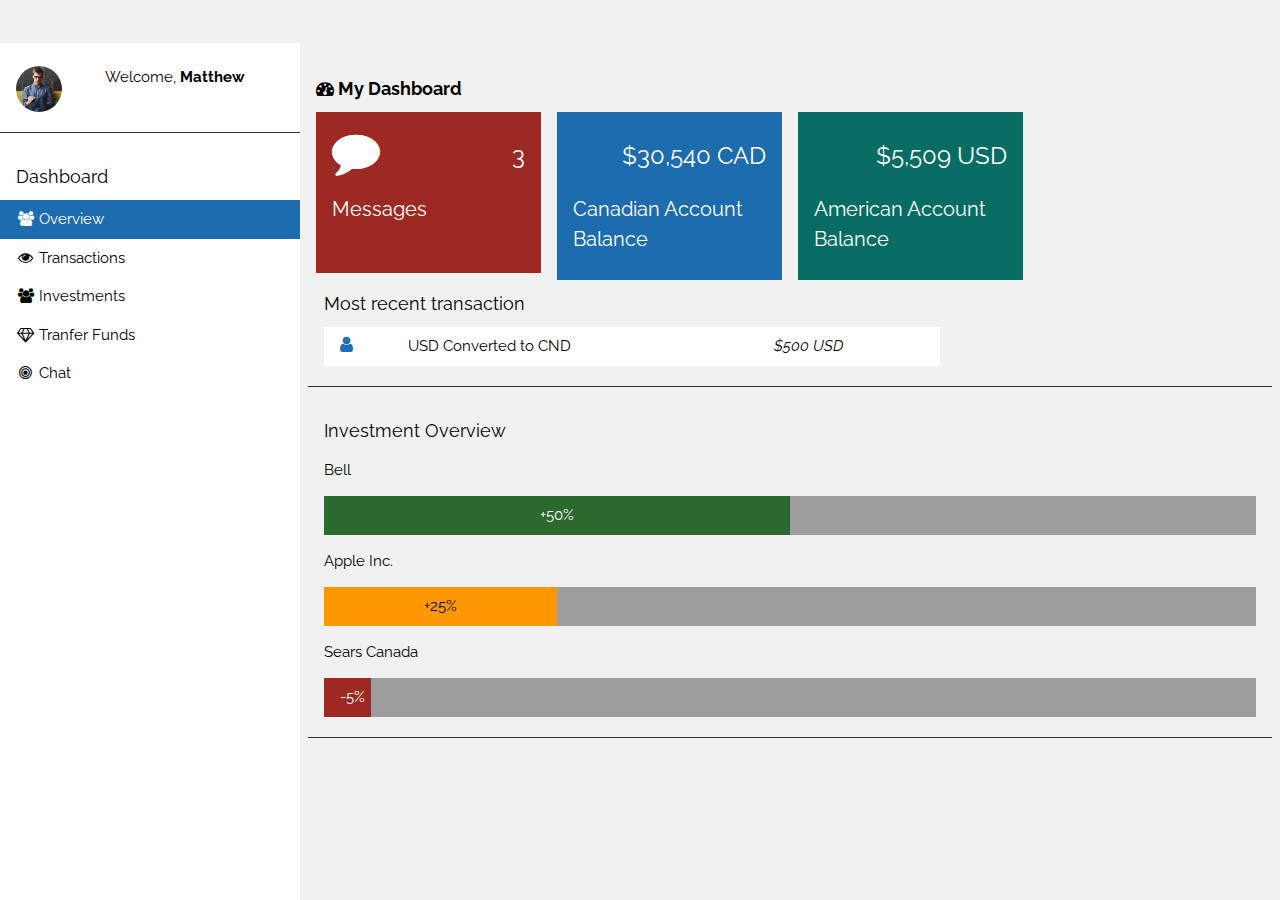
<file: index.html>
<!DOCTYPE html>
<html lang="en">
<title>Home Dashboards</title>
<meta charset="UTF-8">
<meta name="viewport" content="width=device-width, initial-scale=1">
<link rel="stylesheet" href="style.css">
<link rel="stylesheet" href="https://fonts.googleapis.com/css?family=Raleway">
<link rel="stylesheet" href="https://cdnjs.cloudflare.com/ajax/libs/font-awesome/4.7.0/css/font-awesome.min.css">
<style>
html,body,h1,h2,h3,h4,h5 {font-family: "Raleway", sans-serif}
</style>
<body class="-light-grey">

<!-- Top container -->
<div class="-bar -top -black -large" style="z-index:4">
  <button class="-bar-item -button -hide-large -hover-none -hover-text-light-grey" onclick="_open();"><i class="fa fa-bars"></i>  Menu</button>
</div>

<!-- Sidebar/menu -->
<nav class="-sidebar -collapse -white -animate-left" style="z-index:3;width:300px;" id="mySidebar"><br>
  <div class="-container -row">
    <div class="-col s4">
      <img src="pfp.jpg" class="-circle -margin-right" style="width:46px">
    </div>
    <div class="-col s8 -bar">
      <span>Welcome, <strong>Matthew</strong></span><br>
 
    </div>
  </div>
  <hr>
  <div class="-container">
    <h5>Dashboard</h5>
  </div>
  <div class="-bar-block">
    <a href="index.html" class="-bar-item -button -padding-16 -hide-large -dark-grey -hover-black" onclick="_close()" title="close menu"><i class="fa fa-remove fa-fw"></i>  Close Menu</a>
    <a href="index.html" class="-bar-item -button -padding -blue"><i class="fa fa-users fa-fw"></i>  Overview</a>
    <a href="transaction.html" class="-bar-item -button -padding"><i class="fa fa-eye fa-fw"></i>  Transactions</a>
    <a href="invest.html" class="-bar-item -button -padding"><i class="fa fa-users fa-fw"></i>  Investments</a>
    <a href="transfer.html" class="-bar-item -button -padding"><i class="fa fa-diamond fa-fw"></i>  Tranfer Funds</a>
    <a href="chat.html" class="-bar-item -button -padding"><i class="fa fa-bullseye fa-fw"></i>  Chat</a>
  </div>
</nav>


<!-- Overlay effect when opening sidebar on small screens -->
<div class="-overlay -hide-large -animate-opacity" onclick="_close()" style="cursor:pointer" title="close side menu" id="myOverlay"></div>

<!-- !PAGE CONTENT! -->
<div class="-main" style="margin-left:300px;margin-top:43px;">

  <!-- Header -->
  <header class="-container" style="padding-top:22px">
    <h5><b><i class="fa fa-dashboard"></i> My Dashboard</b></h5>
  </header>

  <div class="-row-padding -margin-bottom">
    <div class="-quarter">
      <div class="-container -red -padding-16">
        <div class="-left"><i class="fa fa-comment -xxxlarge"></i></div>
        <div class="-right">
          <h3>3</h3>
        </div>
        <div class="-clear"></div>
        <h4>Messages</h4>
        <br>
      </div>
    </div>
    <div class="-quarter">
      <div class="-container -blue -padding-16">
        <div class="-left"></i></div>
        <div class="-right">
          <h3>$30,540 CAD</h3>
        </div>
        <div class="-clear"></div>
        <h4>Canadian Account Balance</h4>
      </div>
    </div>
    <div class="-quarter">
      <div class="-container -teal -padding-16">
        <div class="-left"></i></div>
        <div class="-right">
          <h3>$5,509 USD</h3>
        </div>
        <div class="-clear"></div>
        <h4>American Account Balance</h4>
      </div>
    </div>

  <div class="-panel">
    <div class="-row-padding" style="margin:0 -16px">
      <div class="-twothird">
        <h5>Most recent transaction</h5>
        <table class="-table -striped -white">
          <tr>
            <td><i class="fa fa-user -text-blue -large"></i></td>
            <td>USD Converted to CND</td>
            <td><i>$500 USD</i></td>

        </table>
      </div>
    </div>
  </div>
  <hr>
  <div class="-container">
    <h5>Investment Overview</h5>
    <p>Bell</p>
    <div class="-grey">
      <div class="-container -center -padding -green" style="width:50%">+50%</div>
    </div>

    <p>Apple Inc.</p>
    <div class="-grey">
      <div class="-container -center -padding -orange" style="width:25%">+25%</div>
    </div>

    <p>Sears Canada</p>
    <div class="-grey">
      <div class="-container -center -padding -red" style="width:5%">-5%</div>
    </div>
  </div>
  <hr>

  <!-- Footer -->
  <footer class="-container -padding-16 -light-grey">
    <h4></h4>
  </footer>

  <!-- End page content -->
</div>

<script>
// Get the Sidebar
var mySidebar = document.getElementById("mySidebar");

// Get the DIV with overlay effect
var overlayBg = document.getElementById("myOverlay");

// Toggle between showing and hiding the sidebar, and add overlay effect
function _open() {
  if (mySidebar.style.display === 'block') {
    mySidebar.style.display = 'none';
    overlayBg.style.display = "none";
  } else {
    mySidebar.style.display = 'block';
    overlayBg.style.display = "block";
  }
}

// Close the sidebar with the close button
function _close() {
  mySidebar.style.display = "none";
  overlayBg.style.display = "none";
}
</script>

</body>
</html>
</file>
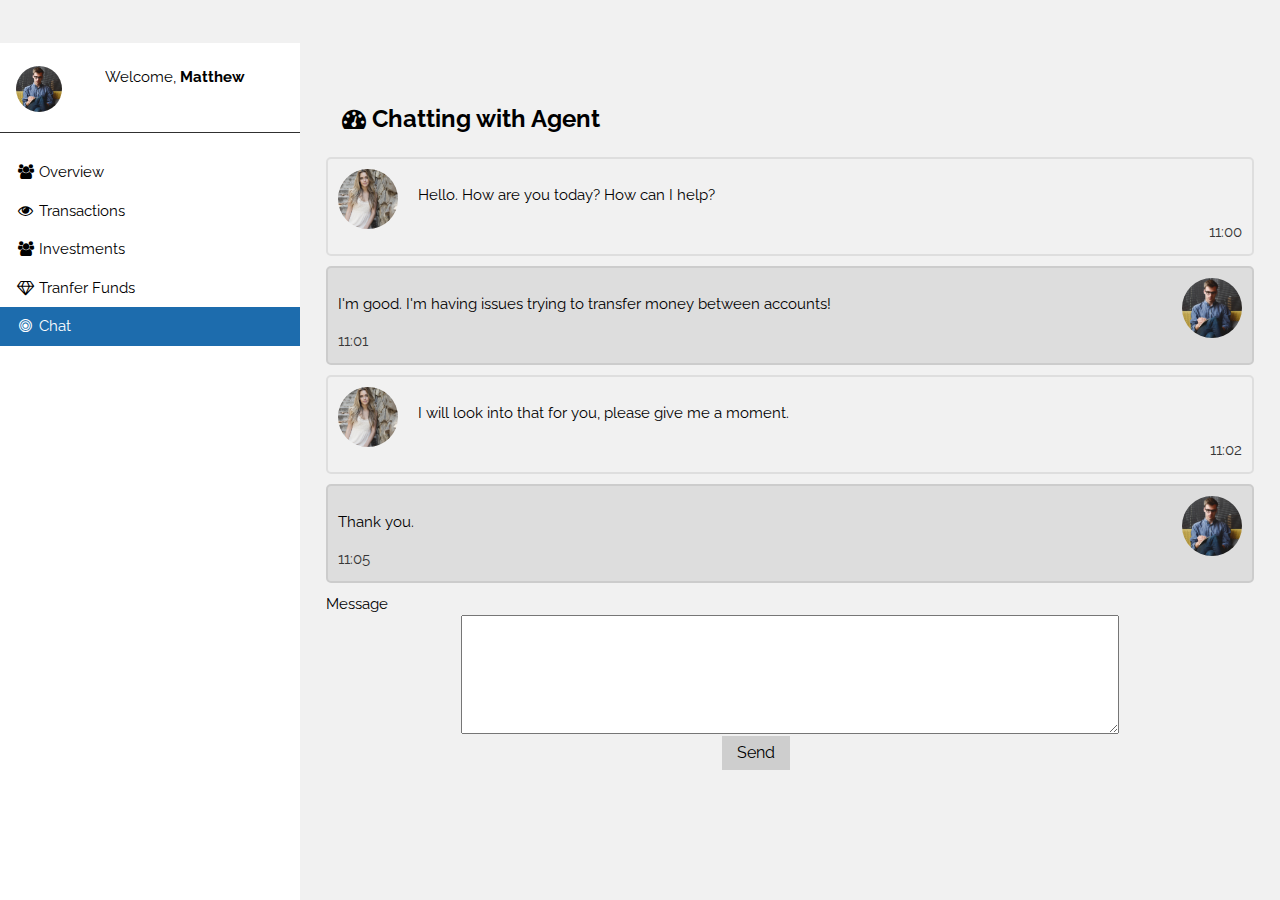
<file: chat.html>
<!DOCTYPE html>
<html lang="en">
<title>Chat</title>
<meta charset="UTF-8">
<meta name="viewport" content="width=device-width, initial-scale=1">
<link rel="stylesheet" href="style.css">
<link rel="stylesheet" href="https://fonts.googleapis.com/css?family=Raleway">
<link rel="stylesheet" href="https://cdnjs.cloudflare.com/ajax/libs/font-awesome/4.7.0/css/font-awesome.min.css">
<style>
html,body,h1,h2,h3,h4,h5 {font-family: "Raleway", sans-serif}
</style>
<body class="-light-grey">

<!-- Top container -->
<div class="-bar -top -black -large" style="z-index:4">
  <button class="-bar-item -button -hide-large -hover-none -hover-text-light-grey" onclick="_open();"><i class="fa fa-bars"></i>  Menu</button>
</div>

<!-- Sidebar/menu -->
<nav class="-sidebar -collapse -white -animate-left" style="z-index:3;width:300px;" id="mySidebar"><br>
  <div class="-container -row">
    <div class="-col s4">
      <img src="pfp.jpg" class="-circle -margin-right" style="width:46px">
    </div>
    <div class="-col s8 -bar">
      <span>Welcome, <strong>Matthew</strong></span><br>
      
    </div>
  </div>
  <hr>
  <div class="-container">
    
  </div>
  <div class="-bar-block">
    <a href="chat.html" class="-bar-item -button -padding-16 -hide-large -dark-grey -hover-black" onclick="_close()" title="close menu"><i class="fa fa-remove fa-fw"></i>  Close Menu</a>
    <a href="index.html" class="-bar-item -button -padding"><i class="fa fa-users fa-fw"></i>  Overview</a>
    <a href="transaction.html" class="-bar-item -button -padding"><i class="fa fa-eye fa-fw"></i>  Transactions</a>
    <a href="invest.html" class="-bar-item -button -padding"><i class="fa fa-users fa-fw"></i>  Investments</a>
    <a href="transfer.html" class="-bar-item -button -padding"><i class="fa fa-diamond fa-fw"></i>  Tranfer Funds</a>
    <a href="chat.html" class="-bar-item -button -padding -blue"><i class="fa fa-bullseye fa-fw"></i>  Chat</a>
  </div>
</nav>


<!-- Overlay effect when opening sidebar on small screens -->
<div class="-overlay -hide-large -animate-opacity" onclick="_close()" style="cursor:pointer" title="close side menu" id="myOverlay"></div>

<!-- !PAGE CONTENT! -->
<div class="-main" style="margin-left:300px;margin-top:43px; padding: 2%;">

  <!-- Header -->
  <header class="-container" style="padding-top:22px">
    <h3><b><i class="fa fa-dashboard"></i> Chatting with Agent</b></h3>
  </header>
  <div class="container">
    <img src="ofp.jpg" alt="Avatar">
    <p>Hello. How are you today?  How can I help?</p>
    <span class="time-right">11:00</span>
  </div>
  
  <div class="container darker">
    <img src="pfp.jpg" alt="Avatar" class="right">
    <p>I'm good.  I'm having issues trying to transfer money between accounts!</p>
    <span class="time-left">11:01</span>
  </div>
  
  <div class="container">
    <img src="ofp.jpg" alt="Avatar">
    <p>I will look into that for you, please give me a moment.</p>
    <span class="time-right">11:02</span>
  </div>
  
  <div class="container darker">
    <img src="pfp.jpg" alt="Avatar" class="right">
    <p>Thank you.</p>
    <span class="time-left">11:05</span>
  </div>
  <label for="message">Message<br>
  <textarea lable="message" rows="5" cols="75" name="chat"></textarea>
  <button class="button send">  Send  </button></label>

  <!-- Footer -->
  <footer class="-container -padding-16 -light-grey">
    <h4></h4>
  </footer>

  <!-- End page content -->
</div>

<script>
// Get the Sidebar
var mySidebar = document.getElementById("mySidebar");

// Get the DIV with overlay effect
var overlayBg = document.getElementById("myOverlay");

// Toggle between showing and hiding the sidebar, and add overlay effect
function _open() {
  if (mySidebar.style.display === 'block') {
    mySidebar.style.display = 'none';
    overlayBg.style.display = "none";
  } else {
    mySidebar.style.display = 'block';
    overlayBg.style.display = "block";
  }
}

// Close the sidebar with the close button
function _close() {
  mySidebar.style.display = "none";
  overlayBg.style.display = "none";
}
</script>

</body>
</html>
</file>
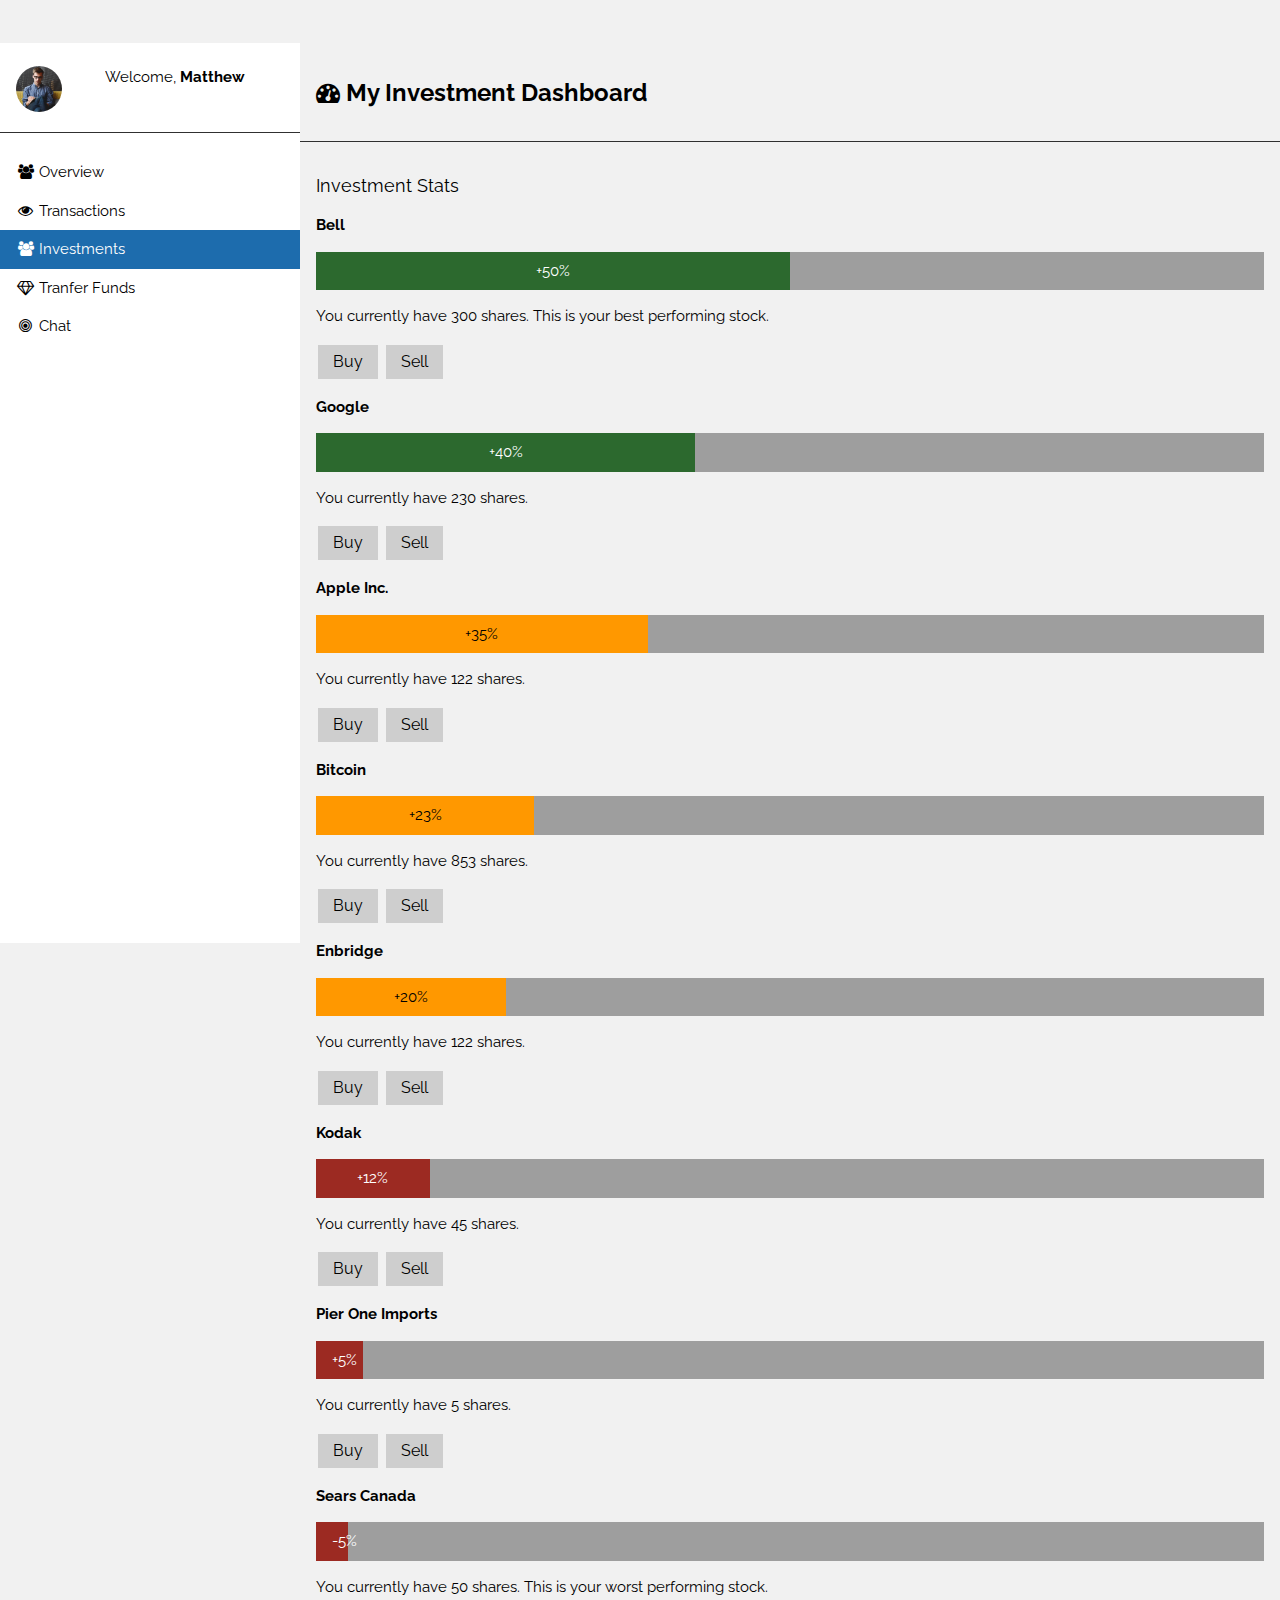
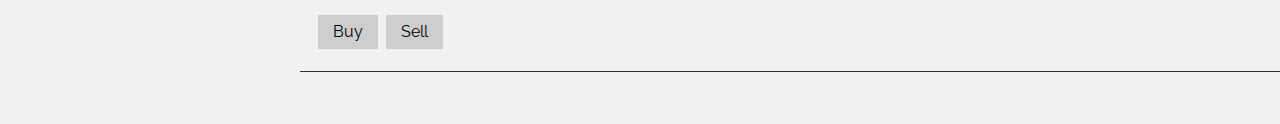
<file: invest.html>
<!DOCTYPE html>
<html lang="en">
<title>Investments</title>
<meta charset="UTF-8">
<meta name="viewport" content="width=device-width, initial-scale=1">
<link rel="stylesheet" href="style.css">
<link rel="stylesheet" href="https://fonts.googleapis.com/css?family=Raleway">
<link rel="stylesheet" href="https://cdnjs.cloudflare.com/ajax/libs/font-awesome/4.7.0/css/font-awesome.min.css">
<style>
html,body,h1,h2,h3,h4,h5 {font-family: "Raleway", sans-serif}
</style>
<body class="-light-grey">

<!-- Top container -->
<div class="-bar -top -black -large" style="z-index:4">
  <button class="-bar-item -button -hide-large -hover-none -hover-text-light-grey" onclick="_open();"><i class="fa fa-bars"></i>  Menu</button>
  
</div>

<!-- Sidebar/menu -->
<nav class="-sidebar -collapse -white -animate-left" style="z-index:3;width:300px;" id="mySidebar"><br>
  <div class="-container -row">
    <div class="-col s4">
      <img src="pfp.jpg" class="-circle -margin-right" style="width:46px">
    </div>
    <div class="-col s8 -bar">
      <span>Welcome, <strong>Matthew</strong></span><br>

    </div>
  </div>
  <hr>
  <div class="-container">

  </div>
  <div class="-bar-block">
    <a href="invest.html" class="-bar-item -button -padding-16 -hide-large -dark-grey -hover-black" onclick="_close()" title="close menu"><i class="fa fa-remove fa-fw"></i>  Close Menu</a>
    <a href="index.html" class="-bar-item -button -padding"><i class="fa fa-users fa-fw"></i>  Overview</a>
    <a href="transaction.html" class="-bar-item -button -padding"><i class="fa fa-eye fa-fw"></i>  Transactions</a>
    <a href="invest.html" class="-bar-item -button -padding -blue"><i class="fa fa-users fa-fw"></i>  Investments</a>
    <a href="transfer.html" class="-bar-item -button -padding"><i class="fa fa-diamond fa-fw"></i>  Tranfer Funds</a>
    <a href="chat.html" class="-bar-item -button -padding"><i class="fa fa-bullseye fa-fw"></i>  Chat</a>
  </div>
</nav>


<!-- Overlay effect when opening sidebar on small screens -->
<div class="-overlay -hide-large -animate-opacity" onclick="_close()" style="cursor:pointer" title="close side menu" id="myOverlay"></div>

<!-- !PAGE CONTENT! -->
<div class="-main" style="margin-left:300px;margin-top:43px;">

  <!-- Header -->
  <header class="-container" style="padding-top:22px">
    <h3><b><i class="fa fa-dashboard"></i> My Investment Dashboard</b></h3>
  </header>
  <hr>
  <div class="-container">
    <h5>Investment Stats</h5>
    <b><p>Bell</p></b>
    <div class="-grey">
      <div class="-container -center -padding -green" style="width:50%">+50%</div>
    </div>
    <p>You currently have 300 shares.  This is your best performing stock.</p>
    <button class="button buyButton">  Buy  </button>  <button class="button sellButton">  Sell  </button>

    <b><p>Google</p></b>
    <div class="-grey">
      <div class="-container -center -padding -green" style="width:40%">+40%</div>
    </div>
    <p>You currently have 230 shares.</p>
    <button class="button buyButton">  Buy  </button>  <button class="button sellButton">  Sell  </button>

    <b><p>Apple Inc.</p></b>
    <div class="-grey">
      <div class="-container -center -padding -orange" style="width:35%">+35%</div>
    </div>
    <p>You currently have 122 shares.</p>
    <button class="button buyButton">  Buy  </button>  <button class="button sellButton">  Sell  </button>

    <b><p>Bitcoin</p></b>
    <div class="-grey">
      <div class="-container -center -padding -orange" style="width:23%">+23%</div>
    </div>
    <p>You currently have 853 shares.</p>
    <button class="button buyButton">  Buy  </button>  <button class="button sellButton">  Sell  </button>

    <b><p>Enbridge</p></b>
    <div class="-grey">
      <div class="-container -center -padding -orange" style="width:20%">+20%</div>
    </div>
    <p>You currently have 122 shares.</p>
    <button class="button buyButton">  Buy  </button>  <button class="button sellButton">  Sell  </button>

    <b><p>Kodak</p></b>
    <div class="-grey">
      <div class="-container -center -padding -red" style="width:12%">+12%</div>
    </div>
    <p>You currently have 45 shares.</p>
    <button class="button buyButton">  Buy  </button>  <button class="button sellButton">  Sell  </button>

    <b><p>Pier One Imports</p></b>
    <div class="-grey">
      <div class="-container -center -padding -red" style="width:5%">+5%</div>
    </div>
    <p>You currently have 5 shares.</p>
    <button class="button buyButton">  Buy  </button>  <button class="button sellButton">  Sell  </button>


    <b><p>Sears Canada</p></b>
    <div class="-grey">
      <div class="-container -center -padding -red" style="width:1%">-5%</div>
    </div>
    <p>You currently have 50 shares.  This is your worst performing stock.</p>
    <button class="button buyButton">  Buy  </button>  <button class="button sellButton">  Sell  </button>
  </div>
  <hr>

  <!-- Footer -->
  <footer class="-container -padding-16 -light-grey">
  </footer>

  <!-- End page content -->
</div>

<script>
// Get the Sidebar
var mySidebar = document.getElementById("mySidebar");

// Get the DIV with overlay effect
var overlayBg = document.getElementById("myOverlay");

// Toggle between showing and hiding the sidebar, and add overlay effect
function _open() {
  if (mySidebar.style.display === 'block') {
    mySidebar.style.display = 'none';
    overlayBg.style.display = "none";
  } else {
    mySidebar.style.display = 'block';
    overlayBg.style.display = "block";
  }
}

// Close the sidebar with the close button
function _close() {
  mySidebar.style.display = "none";
  overlayBg.style.display = "none";
}
</script>

</body>
</html>
</file>
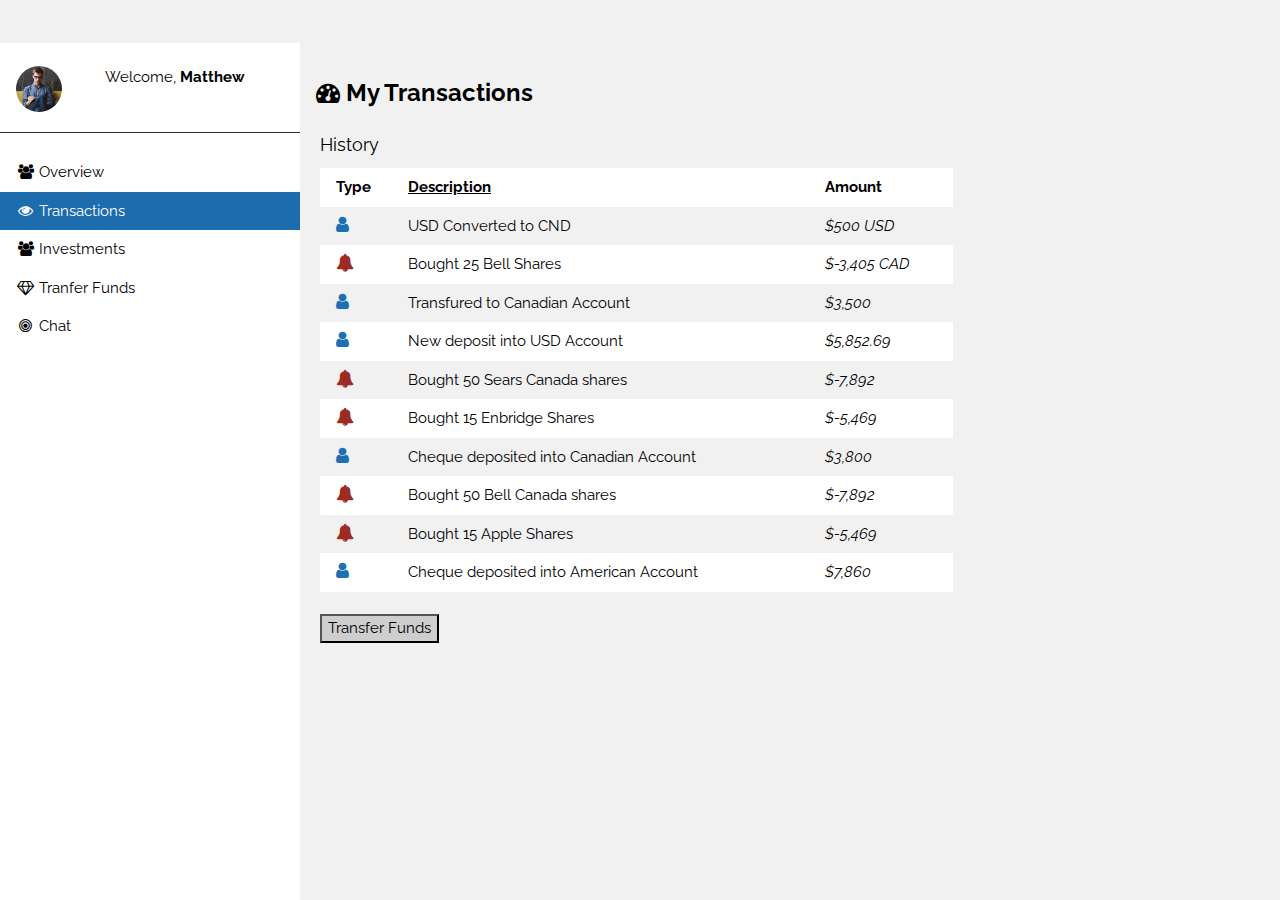
<file: transaction.html>
<!DOCTYPE html>
<html lang="en">
<title>Transactions</title>
<meta charset="UTF-8">
<meta name="viewport" content="width=device-width, initial-scale=1">
<link rel="stylesheet" href="style.css">
<link rel="stylesheet" href="https://fonts.googleapis.com/css?family=Raleway">
<link rel="stylesheet" href="https://cdnjs.cloudflare.com/ajax/libs/font-awesome/4.7.0/css/font-awesome.min.css">
<style>
html,body,h1,h2,h3,h4,h5 {font-family: "Raleway", sans-serif}
</style>
<body class="-light-grey">

<!-- Top container -->
<div class="-bar -top -black -large" style="z-index:4">
  <button class="-bar-item -button -hide-large -hover-none -hover-text-light-grey" onclick="_open();"><i class="fa fa-bars"></i>  Menu</button>

</div>

<!-- Sidebar/menu -->
<nav class="-sidebar -collapse -white -animate-left" style="z-index:3;width:300px;" id="mySidebar"><br>
  <div class="-container -row">
    <div class="-col s4">
      <img src="pfp.jpg" class="-circle -margin-right" style="width:46px">
    </div>
    <div class="-col s8 -bar">
      <span>Welcome, <strong>Matthew</strong></span><br>
      
    </div>
  </div>
  <hr>
  <div class="-container">

  </div>
  <div class="-bar-block">
    <a href="transaction.html" class="-bar-item -button -padding-16 -hide-large -dark-grey -hover-black" onclick="_close()" title="close menu"><i class="fa fa-remove fa-fw"></i>  Close Menu</a>
    <a href="index.html" class="-bar-item -button -padding"><i class="fa fa-users fa-fw"></i>  Overview</a>
    <a href="transaction.html" class="-bar-item -button -padding -blue"><i class="fa fa-eye fa-fw"></i>  Transactions</a>
    <a href="invest.html" class="-bar-item -button -padding"><i class="fa fa-users fa-fw"></i>  Investments</a>
    <a href="transfer.html" class="-bar-item -button -padding"><i class="fa fa-diamond fa-fw"></i>  Tranfer Funds</a>
    <a href="chat.html" class="-bar-item -button -padding"><i class="fa fa-bullseye fa-fw"></i>  Chat</a>
  </div>
</nav>


<!-- Overlay effect when opening sidebar on small screens -->
<div class="-overlay -hide-large -animate-opacity" onclick="_close()" style="cursor:pointer" title="close side menu" id="myOverlay"></div>

<!-- !PAGE CONTENT! -->
<div class="-main" style="margin-left:300px;margin-top:43px;">

  <!-- Header -->
  <header class="-container" style="padding-top:22px">
    <h3><b><i class="fa fa-dashboard" ></i> My Transactions</b></h3>
  </header>

      <div class="-twothird" style="padding-left: 2%;">
        <h5>History</h5>
        <table class="-table -striped -white">
          <th>Type</th><th><u>Description</th></u> <u><th>Amount</th></u>
          <tr>
            <td><i class="fa fa-user -text-blue -large"></i></td>
            <td>USD Converted to CND</td>
            <td><i>$500 USD</i></td>
          </tr>
          <tr>
            <td><i class="fa fa-bell -text-red -large"></i></td>
            <td>Bought 25 Bell Shares</td>
            <td><i>$-3,405 CAD</i></td>
          </tr>
          <tr>
            <td><i class="fa fa-user -text-blue -large"></i></td>
            <td>Transfured to Canadian Account</td>
            <td><i>$3,500</i></td>
          </tr>
          <tr>
            <td><i class="fa fa-user -text-blue -large"></i></td>
            <td>New deposit into USD Account</td>
            <td><i>$5,852.69</i></td>
          </tr>
          <tr>
            <td><i class="fa fa-bell -text-red -large"></i></td>
            <td>Bought 50 Sears Canada shares</td>
            <td><i>$-7,892</i></td>
          </tr>
          <tr>
            <td><i class="fa fa-bell -text-red -large"></i></td>
            <td>Bought 15 Enbridge Shares</td>
            <td><i>$-5,469</i></td>
          </tr>
          <tr>
            <td><i class="fa fa-user -text-blue -large"></i></td>
            <td>Cheque deposited into Canadian Account</td>
            <td><i>$3,800</i></td>
          </tr>
          <tr>
            <td><i class="fa fa-bell -text-red -large"></i></td>
            <td>Bought 50 Bell Canada shares</td>
            <td><i>$-7,892</i></td>
          </tr>
          <tr>
            <td><i class="fa fa-bell -text-red -large"></i></td>
            <td>Bought 15 Apple Shares</td>
            <td><i>$-5,469</i></td>
          </tr>
          <tr>
            <td><i class="fa fa-user -text-blue -large"></i></td>
            <td>Cheque deposited into American Account</td>
            <td><i>$7,860</i></td>
          </tr>
        </table>
<br>
        <form action="transfer.html" method="get">

          <button class="buyButton" type="submit">Transfer Funds</button>
          
       </form>
      </div>
    </div>
  </div>

  <!-- Footer -->
  <footer class="-container -padding-16 -light-grey">
  </footer>

  <!-- End page content -->
</div>

<script>
// Get the Sidebar
var mySidebar = document.getElementById("mySidebar");

// Get the DIV with overlay effect
var overlayBg = document.getElementById("myOverlay");

// Toggle between showing and hiding the sidebar, and add overlay effect
function _open() {
  if (mySidebar.style.display === 'block') {
    mySidebar.style.display = 'none';
    overlayBg.style.display = "none";
  } else {
    mySidebar.style.display = 'block';
    overlayBg.style.display = "block";
  }
}

// Close the sidebar with the close button
function _close() {
  mySidebar.style.display = "none";
  overlayBg.style.display = "none";
}
</script>

</body>
</html>
</file>
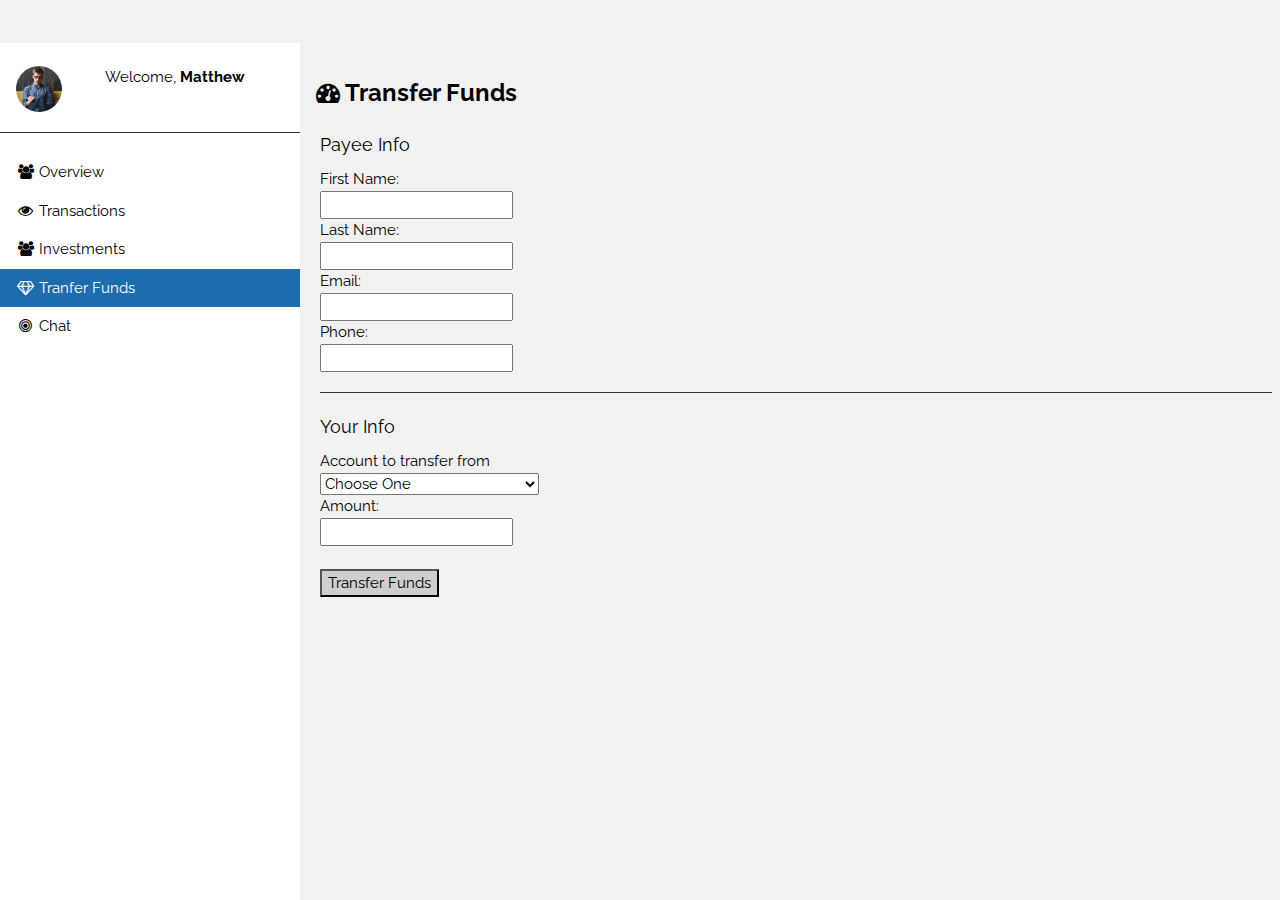
<file: transfer.html>
<!DOCTYPE html>
<html lang="en">
<title>Transfer Funds</title>
<meta charset="UTF-8">
<meta name="viewport" content="width=device-width, initial-scale=1">
<link rel="stylesheet" href="style.css">
<link rel="stylesheet" href="https://fonts.googleapis.com/css?family=Raleway">
<link rel="stylesheet" href="https://cdnjs.cloudflare.com/ajax/libs/font-awesome/4.7.0/css/font-awesome.min.css">
<style>
html,body,h1,h2,h3,h4,h5 {font-family: "Raleway", sans-serif}
</style>
<body class="-light-grey">

<!-- Top container -->

<div class="-bar -top -black -large" style="z-index:4">
  <button class="-bar-item -button -hide-large -hover-none -hover-text-light-grey" onclick="_open();"><i class="fa fa-bars"></i>  Menu</button>
  
</div>
<nav class="-sidebar -collapse -white -animate-left" style="z-index:3;width:300px;" id="mySidebar"><br>
  <div class="-container -row">
    <div class="-col s4">
      <img src="pfp.jpg" class="-circle -margin-right" style="width:46px">
    </div>
    <div class="-col s8 -bar">
      <span>Welcome, <strong>Matthew</strong></span><br>
    </div>
  </div>
  <hr>
  <div class="-container">
 
  </div>
  <div class="-bar-block">
    <a href="transfer.html" class="-bar-item -button -padding-16 -hide-large -dark-grey -hover-black" onclick="_close()" title="close menu"><i class="fa fa-remove fa-fw"></i>  Close Menu</a>
    <a href="index.html" class="-bar-item -button -padding"><i class="fa fa-users fa-fw"></i>  Overview</a>
    <a href="transaction.html" class="-bar-item -button -padding"><i class="fa fa-eye fa-fw"></i>  Transactions</a>
    <a href="invest.html" class="-bar-item -button -padding"><i class="fa fa-users fa-fw"></i>  Investments</a>
    <a href="transfer.html" class="-bar-item -button -padding -blue"><i class="fa fa-diamond fa-fw"></i>  Tranfer Funds</a>
    <a href="chat.html" class="-bar-item -button -padding"><i class="fa fa-bullseye fa-fw"></i>  Chat</a>
  </div>
</nav>


<!-- Overlay effect when opening sidebar on small screens -->
<div class="-overlay -hide-large -animate-opacity" onclick="_close()" style="cursor:pointer" title="close side menu" id="myOverlay"></div>

<!-- !PAGE CONTENT! -->
<div class="-main" style="margin-left:300px;margin-top:43px;">

  <!-- Header -->
  <header class="-container" style="padding-top:22px">
    <h3><b><i class="fa fa-dashboard"></i> Transfer Funds</b></h3>
  </header>

  <div class="-row-padding -margin-bottom" style="padding-left: 2%;">
    <form>
      <h5>Payee Info</h5>
      <label for="fname">First Name:</label><br>
      <input type="text" lable="fname" id="fname" name="fname"><br>
      <label for="lname">Last Name:</label><br>
      <input lable="lname" type="text" id="lname" name="lname"><br>
      <label for="email">Email:</label><br>
      <input lable="email" type="text" id="email" name="email"><br>
      <label for="phone">Phone:</label><br>
      <input lable="phone" type="text" id="phone" name="phone">

<hr>

      <h5>Your Info</h5>
      <label>Account to transfer from<br>
      <select id="account" name="account" lable="account">
        <option lable="account" value="pick">Choose One</option>
        <option lable="account" value="cad">Canadian ($30,540 Available)</option>
        <option lable="account" value="use">American ($5,509 Available)</option>
      </select><br>
        </label>

      <label for="amount">Amount:<br>
      <input lable="amount" type="text" id="amount" name="amount"></label>
<br><br>
      <button class="buyButton" type="submit">Transfer Funds</button>
    </form> 
  </div>

  <!-- Footer -->
  <footer class="-container -padding-16 -light-grey">
  </footer>

  <!-- End page content -->
</div>

<script>
// Get the Sidebar
var mySidebar = document.getElementById("mySidebar");

// Get the DIV with overlay effect
var overlayBg = document.getElementById("myOverlay");

// Toggle between showing and hiding the sidebar, and add overlay effect
function _open() {
  if (mySidebar.style.display === 'block') {
    mySidebar.style.display = 'none';
    overlayBg.style.display = "none";
  } else {
    mySidebar.style.display = 'block';
    overlayBg.style.display = "block";
  }
}

// Close the sidebar with the close button
function _close() {
  mySidebar.style.display = "none";
  overlayBg.style.display = "none";
}
</script>

</body>
</html>
</file>
<file: style.css>
/* .CSS 4.15 December 2020 by Jan Egil and Borge Refsnes */
html{box-sizing:border-box}*,*:before,*:after{box-sizing:inherit}
/* Extract from normalize.css by Nicolas Gallagher and Jonathan Neal git.io/normalize */
html{-ms-text-size-adjust:100%;-webkit-text-size-adjust:100%}body{margin:0}
article,aside,details,figcaption,figure,footer,header,main,menu,nav,section{display:block}summary{display:list-item}
audio,canvas,progress,video{display:inline-block}progress{vertical-align:baseline}
audio:not([controls]){display:none;height:0}[hidden],template{display:none}
a{background-color:transparent}a:active,a:hover{outline-width:0}
abbr[title]{border-bottom:none;text-decoration:underline;text-decoration:underline dotted}
b,strong{font-weight:bolder}dfn{font-style:italic}mark{background:#ff0;color:#000}
small{font-size:80%}sub,sup{font-size:75%;line-height:0;position:relative;vertical-align:baseline}
sub{bottom:-0.25em}sup{top:-0.5em}figure{margin:1em 40px}img{border-style:none}
code,kbd,pre,samp{font-family:monospace,monospace;font-size:1em}hr{box-sizing:content-box;height:0;overflow:visible}
button,input,select,textarea,optgroup{font:inherit;margin:0}optgroup{font-weight:bold}
button,input{overflow:visible}button,select{text-transform:none}
button,[type=button],[type=reset],[type=submit]{-webkit-appearance:button}
button::-moz-focus-inner,[type=button]::-moz-focus-inner,[type=reset]::-moz-focus-inner,[type=submit]::-moz-focus-inner{border-style:none;padding:0}
button:-moz-focusring,[type=button]:-moz-focusring,[type=reset]:-moz-focusring,[type=submit]:-moz-focusring{outline:1px dotted ButtonText}
fieldset{border:1px solid #c0c0c0;margin:0 2px;padding:.35em .625em .75em}
legend{color:inherit;display:table;max-width:100%;padding:0;white-space:normal}textarea{overflow:auto}
[type=checkbox],[type=radio]{padding:0}
[type=number]::-webkit-inner-spin-button,[type=number]::-webkit-outer-spin-button{height:auto}
[type=search]{-webkit-appearance:textfield;outline-offset:-2px}
[type=search]::-webkit-search-decoration{-webkit-appearance:none}
::-webkit-file-upload-button{-webkit-appearance:button;font:inherit}
/* End extract */
html,body{font-family:Verdana,sans-serif;font-size:15px;line-height:1.5}html{overflow-x:hidden}
h1{font-size:36px}h2{font-size:30px}h3{font-size:24px}h4{font-size:20px}h5{font-size:18px}h6{font-size:16px}
.-serif{font-family:serif}.-sans-serif{font-family:sans-serif}.-cursive{font-family:cursive}.-monospace{font-family:monospace}
h1,h2,h3,h4,h5,h6{font-family:"Segoe UI",Arial,sans-serif;font-weight:400;margin:10px 0}.-wide{letter-spacing:4px}
hr{border:0;border-top:1px solid rgb(48, 48, 48);margin:20px 0}
.-image{max-width:100%;height:auto}img{vertical-align:middle}a{color:inherit}
.-table,.-table-all{border-collapse:collapse;border-spacing:0;width:100%;display:table}.-table-all{border:1px solid #ccc}
.-bordered tr,.-table-all tr{border-bottom:1px solid #ddd}.-striped tbody tr:nth-child(even){background-color:#f1f1f1}
.-table-all tr:nth-child(odd){background-color:#fff}.-table-all tr:nth-child(even){background-color:#f1f1f1}
.-hoverable tbody tr:hover,.-ul.-hoverable li:hover{background-color:#ccc}.-centered tr th,.-centered tr td{text-align:center}
.-table td,.-table th,.-table-all td,.-table-all th{padding:8px 8px;display:table-cell;text-align:left;vertical-align:top}
.-table th:first-child,.-table td:first-child,.-table-all th:first-child,.-table-all td:first-child{padding-left:16px}
.-btn,.-button{border:none;display:inline-block;padding:8px 16px;vertical-align:middle;overflow:hidden;text-decoration:none;color:inherit;background-color:inherit;text-align:center;cursor:pointer;white-space:nowrap}
.-btn:hover{box-shadow:0 8px 16px 0 rgba(0,0,0,0.2),0 6px 20px 0 rgba(0,0,0,0.19)}
.-btn,.-button{-webkit-touch-callout:none;-webkit-user-select:none;-khtml-user-select:none;-moz-user-select:none;-ms-user-select:none;user-select:none}   
.-disabled,.-btn:disabled,.-button:disabled{cursor:not-allowed;opacity:0.3}.-disabled *,:disabled *{pointer-events:none}
.-btn.-disabled:hover,.-btn:disabled:hover{box-shadow:none}
.-badge,.-tag{background-color:#000;color:#fff;display:inline-block;padding-left:8px;padding-right:8px;text-align:center}.-badge{border-radius:50%}
.-ul{list-style-type:none;padding:0;margin:0}.-ul li{padding:8px 16px;border-bottom:1px solid #ddd}.-ul li:last-child{border-bottom:none}
.-tooltip,.-display-container{position:relative}.-tooltip .-text{display:none}.-tooltip:hover .-text{display:inline-block}
.-ripple:active{opacity:0.5}.-ripple{transition:opacity 0s}
.-input{padding:8px;display:block;border:none;border-bottom:1px solid #ccc;width:100%}
.-select{padding:9px 0;width:100%;border:none;border-bottom:1px solid #ccc}
.-dropdown-click,.-dropdown-hover{position:relative;display:inline-block;cursor:pointer}
.-dropdown-hover:hover .-dropdown-content{display:block}
.-dropdown-hover:first-child,.-dropdown-click:hover{background-color:#ccc;color:#000}
.-dropdown-hover:hover > .-button:first-child,.-dropdown-click:hover > .-button:first-child{background-color:#ccc;color:#000}
.-dropdown-content{cursor:auto;color:#000;background-color:#fff;display:none;position:absolute;min-width:160px;margin:0;padding:0;z-index:1}
.-check,.-radio{width:24px;height:24px;position:relative;top:6px}
.-sidebar{height:100%;width:200px;background-color:#fff;position:fixed!important;z-index:1;overflow:auto}
.-bar-block .-dropdown-hover,.-bar-block .-dropdown-click{width:100%}
.-bar-block .-dropdown-hover .-dropdown-content,.-bar-block .-dropdown-click .-dropdown-content{min-width:100%}
.-bar-block .-dropdown-hover .-button,.-bar-block .-dropdown-click .-button{width:100%;text-align:left;padding:8px 16px}
.-main,#main{transition:margin-left .4s}
.-modal{z-index:3;display:none;padding-top:100px;position:fixed;left:0;top:0;width:100%;height:100%;overflow:auto;background-color:rgb(0,0,0);background-color:rgba(0,0,0,0.4)}
.-modal-content{margin:auto;background-color:#fff;position:relative;padding:0;outline:0;width:600px}
.-bar{width:100%;overflow:hidden}.-center .-bar{display:inline-block;width:auto}
.-bar .-bar-item{padding:8px 16px;float:left;width:auto;border:none;display:block;outline:0}
.-bar .-dropdown-hover,.-bar .-dropdown-click{position:static;float:left}
.-bar .-button{white-space:normal}
.-bar-block .-bar-item{width:100%;display:block;padding:8px 16px;text-align:left;border:none;white-space:normal;float:none;outline:0}
.-bar-block.-center .-bar-item{text-align:center}.-block{display:block;width:100%}
.-responsive{display:block;overflow-x:auto}
.-container:after,.-container:before,.-panel:after,.-panel:before,.-row:after,.-row:before,.-row-padding:after,.-row-padding:before,
.-cell-row:before,.-cell-row:after,.-clear:after,.-clear:before,.-bar:before,.-bar:after{content:"";display:table;clear:both}
.-col,.-half,.-third,.-twothird,.-threequarter,.-quarter{float:left;width:100%}
.-col.s1{width:8.33333%}.-col.s2{width:16.66666%}.-col.s3{width:24.99999%}.-col.s4{width:33.33333%}
.-col.s5{width:41.66666%}.-col.s6{width:49.99999%}.-col.s7{width:58.33333%}.-col.s8{width:66.66666%}
.-col.s9{width:74.99999%}.-col.s10{width:83.33333%}.-col.s11{width:91.66666%}.-col.s12{width:99.99999%}
@media (min-width:601px){.-col.m1{width:8.33333%}.-col.m2{width:16.66666%}.-col.m3,.-quarter{width:24.99999%}.-col.m4,.-third{width:33.33333%}
.-col.m5{width:41.66666%}.-col.m6,.-half{width:49.99999%}.-col.m7{width:58.33333%}.-col.m8,.-twothird{width:66.66666%}
.-col.m9,.-threequarter{width:74.99999%}.-col.m10{width:83.33333%}.-col.m11{width:91.66666%}.-col.m12{width:99.99999%}}
@media (min-width:993px){.-col.l1{width:8.33333%}.-col.l2{width:16.66666%}.-col.l3{width:24.99999%}.-col.l4{width:33.33333%}
.-col.l5{width:41.66666%}.-col.l6{width:49.99999%}.-col.l7{width:58.33333%}.-col.l8{width:66.66666%}
.-col.l9{width:74.99999%}.-col.l10{width:83.33333%}.-col.l11{width:91.66666%}.-col.l12{width:99.99999%}}
.-rest{overflow:hidden}.-stretch{margin-left:-16px;margin-right:-16px}
.-content,.-auto{margin-left:auto;margin-right:auto}.-content{max-width:980px}.-auto{max-width:1140px}
.-cell-row{display:table;width:100%}.-cell{display:table-cell}
.-cell-top{vertical-align:top}.-cell-middle{vertical-align:middle}.-cell-bottom{vertical-align:bottom}
.-hide{display:none!important}.-show-block,.-show{display:block!important}.-show-inline-block{display:inline-block!important}
@media (max-width:1205px){.-auto{max-width:95%}}
@media (max-width:600px){.-modal-content{margin:0 10px;width:auto!important}.-modal{padding-top:30px}
.-dropdown-hover.-mobile .-dropdown-content,.-dropdown-click.-mobile .-dropdown-content{position:relative}	
.-hide-small{display:none!important}.-mobile{display:block;width:100%!important}.-bar-item.-mobile,.-dropdown-hover.-mobile,.-dropdown-click.-mobile{text-align:center}
.-dropdown-hover.-mobile,.-dropdown-hover.-mobile .-btn,.-dropdown-hover.-mobile .-button,.-dropdown-click.-mobile,.-dropdown-click.-mobile .-btn,.-dropdown-click.-mobile .-button{width:100%}}
@media (max-width:768px){.-modal-content{width:500px}.-modal{padding-top:50px}}
@media (min-width:993px){.-modal-content{width:900px}.-hide-large{display:none!important}.-sidebar.-collapse{display:block!important}}
@media (max-width:992px) and (min-width:601px){.-hide-medium{display:none!important}}
@media (max-width:992px){.-sidebar.-collapse{display:none}.-main{margin-left:0!important;margin-right:0!important}.-auto{max-width:100%}}
.-top,.-bottom{position:fixed;width:100%;z-index:1}.-top{top:0}.-bottom{bottom:0}
.-overlay{position:fixed;display:none;width:100%;height:100%;top:0;left:0;right:0;bottom:0;background-color:rgba(0,0,0,0.5);z-index:2}
.-display-topleft{position:absolute;left:0;top:0}.-display-topright{position:absolute;right:0;top:0}
.-display-bottomleft{position:absolute;left:0;bottom:0}.-display-bottomright{position:absolute;right:0;bottom:0}
.-display-middle{position:absolute;top:50%;left:50%;transform:translate(-50%,-50%);-ms-transform:translate(-50%,-50%)}
.-display-left{position:absolute;top:50%;left:0%;transform:translate(0%,-50%);-ms-transform:translate(-0%,-50%)}
.-display-right{position:absolute;top:50%;right:0%;transform:translate(0%,-50%);-ms-transform:translate(0%,-50%)}
.-display-topmiddle{position:absolute;left:50%;top:0;transform:translate(-50%,0%);-ms-transform:translate(-50%,0%)}
.-display-bottommiddle{position:absolute;left:50%;bottom:0;transform:translate(-50%,0%);-ms-transform:translate(-50%,0%)}
.-display-container:hover .-display-hover{display:block}.-display-container:hover span.-display-hover{display:inline-block}.-display-hover{display:none}
.-display-position{position:absolute}
.-circle{border-radius:50%}
.-round-small{border-radius:2px}.-round,.-round-medium{border-radius:4px}.-round-large{border-radius:8px}.-round-xlarge{border-radius:16px}.-round-xxlarge{border-radius:32px}
.-row-padding,.-row-padding>.-half,.-row-padding>.-third,.-row-padding>.-twothird,.-row-padding>.-threequarter,.-row-padding>.-quarter,.-row-padding>.-col{padding:0 8px}
.-container,.-panel{padding:0.01em 16px}.-panel{margin-top:16px;margin-bottom:16px}
.-code,.-codespan{font-family:Consolas,"courier new";font-size:16px}
.-code{width:auto;background-color:#fff;padding:8px 12px;border-left:4px solid #307032;word-wrap:break-word}
.-codespan{color:rgb(128, 17, 39);background-color:#f1f1f1;padding-left:4px;padding-right:4px;font-size:110%}
.-card,.-card-2{box-shadow:0 2px 5px 0 rgba(0,0,0,0.16),0 2px 10px 0 rgba(0,0,0,0.12)}
.-card-4,.-hover-shadow:hover{box-shadow:0 4px 10px 0 rgba(0,0,0,0.2),0 4px 20px 0 rgba(0,0,0,0.19)}
.-spin{animation:-spin 2s infinite linear}@keyframes -spin{0%{transform:rotate(0deg)}100%{transform:rotate(359deg)}}
.-animate-fading{animation:fading 10s infinite}@keyframes fading{0%{opacity:0}50%{opacity:1}100%{opacity:0}}
.-animate-opacity{animation:opac 0.8s}@keyframes opac{from{opacity:0} to{opacity:1}}
.-animate-top{position:relative;animation:animatetop 0.4s}@keyframes animatetop{from{top:-300px;opacity:0} to{top:0;opacity:1}}
.-animate-left{position:relative;animation:animateleft 0.4s}@keyframes animateleft{from{left:-300px;opacity:0} to{left:0;opacity:1}}
.-animate-right{position:relative;animation:animateright 0.4s}@keyframes animateright{from{right:-300px;opacity:0} to{right:0;opacity:1}}
.-animate-bottom{position:relative;animation:animatebottom 0.4s}@keyframes animatebottom{from{bottom:-300px;opacity:0} to{bottom:0;opacity:1}}
.-animate-zoom {animation:animatezoom 0.6s}@keyframes animatezoom{from{transform:scale(0)} to{transform:scale(1)}}
.-animate-input{transition:width 0.4s ease-in-out}.-animate-input:focus{width:100%!important}
.-opacity,.-hover-opacity:hover{opacity:0.60}.-opacity-off,.-hover-opacity-off:hover{opacity:1}
.-opacity-max{opacity:0.25}.-opacity-min{opacity:0.75}
.-greyscale-max,.-grayscale-max,.-hover-greyscale:hover,.-hover-grayscale:hover{filter:grayscale(100%)}
.-greyscale,.-grayscale{filter:grayscale(75%)}.-greyscale-min,.-grayscale-min{filter:grayscale(50%)}
.-sepia{filter:sepia(75%)}.-sepia-max,.-hover-sepia:hover{filter:sepia(100%)}.-sepia-min{filter:sepia(50%)}
.-tiny{font-size:10px!important}.-small{font-size:12px!important}.-medium{font-size:15px!important}.-large{font-size:18px!important}
.-xlarge{font-size:24px!important}.-xxlarge{font-size:36px!important}.-xxxlarge{font-size:48px!important}.-jumbo{font-size:64px!important}
.-left-align{text-align:left!important}.-right-align{text-align:right!important}.-justify{text-align:justify!important}.-center{text-align:center!important}
.-border-0{border:0!important}.-border{border:1px solid #ccc!important}
.-border-top{border-top:1px solid #ccc!important}.-border-bottom{border-bottom:1px solid #ccc!important}
.-border-left{border-left:1px solid #ccc!important}.-border-right{border-right:1px solid #ccc!important}
.-topbar{border-top:6px solid #ccc!important}.-bottombar{border-bottom:6px solid #ccc!important}
.-leftbar{border-left:6px solid #ccc!important}.-rightbar{border-right:6px solid #ccc!important}
.-section,.-code{margin-top:16px!important;margin-bottom:16px!important}
.-margin{margin:16px!important}.-margin-top{margin-top:16px!important}.-margin-bottom{margin-bottom:16px!important}
.-margin-left{margin-left:16px!important}.-margin-right{margin-right:16px!important}
.-padding-small{padding:4px 8px!important}.-padding{padding:8px 16px!important}.-padding-large{padding:12px 24px!important}
.-padding-16{padding-top:16px!important;padding-bottom:16px!important}.-padding-24{padding-top:24px!important;padding-bottom:24px!important}
.-padding-32{padding-top:32px!important;padding-bottom:32px!important}.-padding-48{padding-top:48px!important;padding-bottom:48px!important}
.-padding-64{padding-top:64px!important;padding-bottom:64px!important}
.-padding-top-64{padding-top:64px!important}.-padding-top-48{padding-top:48px!important}
.-padding-top-32{padding-top:32px!important}.-padding-top-24{padding-top:24px!important}
.-left{float:left!important}.-right{float:right!important}
.-button:hover{color:#000!important;background-color:#ccc!important}
.-transparent,.-hover-none:hover{background-color:transparent!important}
.-hover-none:hover{box-shadow:none!important}
/* Colors */
.-amber,.-hover-amber:hover{color:#000!important;background-color:#ffc107!important}
.-aqua,.-hover-aqua:hover{color:#000!important;background-color:#00ffff!important}
.-blue,.-hover-blue:hover{color:#fff!important;background-color:#1d6cad!important}
.-light-blue,.-hover-light-blue:hover{color:#000!important;background-color:#87CEEB!important}
.-brown,.-hover-brown:hover{color:#fff!important;background-color:#795548!important}
.-cyan,.-hover-cyan:hover{color:#000!important;background-color:#00bcd4!important}
.-blue-grey,.-hover-blue-grey:hover,.-blue-gray,.-hover-blue-gray:hover{color:#fff!important;background-color:#607d8b!important}
.-green,.-hover-green:hover{color:#fff!important;background-color:#2c692e!important}
.-light-green,.-hover-light-green:hover{color:#000!important;background-color:#8bc34a!important}
.-indigo,.-hover-indigo:hover{color:#fff!important;background-color:#3f51b5!important}
.-khaki,.-hover-khaki:hover{color:#000!important;background-color:#f0e68c!important}
.-lime,.-hover-lime:hover{color:#000!important;background-color:#cddc39!important}
.-orange,.-hover-orange:hover{color:#000!important;background-color:#ff9800!important}
.-deep-orange,.-hover-deep-orange:hover{color:#fff!important;background-color:#ff5722!important}
.-pink,.-hover-pink:hover{color:#fff!important;background-color:#e91e63!important}
.-purple,.-hover-purple:hover{color:#fff!important;background-color:#9c27b0!important}
.-deep-purple,.-hover-deep-purple:hover{color:#fff!important;background-color:#673ab7!important}
.-red,.-hover-red:hover{color:#fff!important;background-color:#9c2a22!important}
.-sand,.-hover-sand:hover{color:#000!important;background-color:#fdf5e6!important}
.-teal,.-hover-teal:hover{color:#fff!important;background-color:#076d63!important}
.-yellow,.-hover-yellow:hover{color:#000!important;background-color:#ffeb3b!important}
.-white,.-hover-white:hover{color:#000!important;background-color:#fff!important}
.-black,.-hover-black:hover{color:#fff!important;background-color:#000!important}
.-grey,.-hover-grey:hover,.-gray,.-hover-gray:hover{color:#000!important;background-color:#9e9e9e!important}
.-light-grey,.-hover-light-grey:hover,.-light-gray,.-hover-light-gray:hover{color:#000!important;background-color:#f1f1f1!important}
.-dark-grey,.-hover-dark-grey:hover,.-dark-gray,.-hover-dark-gray:hover{color:#fff!important;background-color:#616161!important}
.-pale-red,.-hover-pale-red:hover{color:#000!important;background-color:#ffdddd!important}
.-pale-green,.-hover-pale-green:hover{color:#000!important;background-color:#ddffdd!important}
.-pale-yellow,.-hover-pale-yellow:hover{color:#000!important;background-color:#ffffcc!important}
.-pale-blue,.-hover-pale-blue:hover{color:#000!important;background-color:#ddffff!important}
.-text-amber,.-hover-text-amber:hover{color:#ffc107!important}
.-text-aqua,.-hover-text-aqua:hover{color:#00ffff!important}
.-text-blue,.-hover-text-blue:hover{color:#1d70b4!important}
.-text-light-blue,.-hover-text-light-blue:hover{color:#87CEEB!important}
.-text-brown,.-hover-text-brown:hover{color:#795548!important}
.-text-cyan,.-hover-text-cyan:hover{color:#00bcd4!important}
.-text-blue-grey,.-hover-text-blue-grey:hover,.-text-blue-gray,.-hover-text-blue-gray:hover{color:#607d8b!important}
.-text-green,.-hover-text-green:hover{color:#275829!important}
.-text-light-green,.-hover-text-light-green:hover{color:#8bc34a!important}
.-text-indigo,.-hover-text-indigo:hover{color:#3f51b5!important}
.-text-khaki,.-hover-text-khaki:hover{color:#b4aa50!important}
.-text-lime,.-hover-text-lime:hover{color:#cddc39!important}
.-text-orange,.-hover-text-orange:hover{color:#ff9800!important}
.-text-deep-orange,.-hover-text-deep-orange:hover{color:#ff5722!important}
.-text-pink,.-hover-text-pink:hover{color:#e91e63!important}
.-text-purple,.-hover-text-purple:hover{color:#9c27b0!important}
.-text-deep-purple,.-hover-text-deep-purple:hover{color:#673ab7!important}
.-text-red,.-hover-text-red:hover{color:#9c2b23!important}
.-text-sand,.-hover-text-sand:hover{color:#fdf5e6!important}
.-text-teal,.-hover-text-teal:hover{color:#05695f!important}
.-text-yellow,.-hover-text-yellow:hover{color:#d2be0e!important}
.-text-white,.-hover-text-white:hover{color:#fff!important}
.-text-black,.-hover-text-black:hover{color:#000!important}
.-text-grey,.-hover-text-grey:hover,.-text-gray,.-hover-text-gray:hover{color:#757575!important}
.-text-light-grey,.-hover-text-light-grey:hover,.-text-light-gray,.-hover-text-light-gray:hover{color:#f1f1f1!important}
.-text-dark-grey,.-hover-text-dark-grey:hover,.-text-dark-gray,.-hover-text-dark-gray:hover{color:#3a3a3a!important}
.-border-amber,.-hover-border-amber:hover{border-color:#ffc107!important}
.-border-aqua,.-hover-border-aqua:hover{border-color:#00ffff!important}
.-border-blue,.-hover-border-blue:hover{border-color:#1968a8!important}
.-border-light-blue,.-hover-border-light-blue:hover{border-color:#87CEEB!important}
.-border-brown,.-hover-border-brown:hover{border-color:#795548!important}
.-border-cyan,.-hover-border-cyan:hover{border-color:#00bcd4!important}
.-border-blue-grey,.-hover-border-blue-grey:hover,.-border-blue-gray,.-hover-border-blue-gray:hover{border-color:#607d8b!important}
.-border-green,.-hover-border-green:hover{border-color:#2b612d!important}
.-border-light-green,.-hover-border-light-green:hover{border-color:#8bc34a!important}
.-border-indigo,.-hover-border-indigo:hover{border-color:#3f51b5!important}
.-border-khaki,.-hover-border-khaki:hover{border-color:#f0e68c!important}
.-border-lime,.-hover-border-lime:hover{border-color:#cddc39!important}
.-border-orange,.-hover-border-orange:hover{border-color:#ff9800!important}
.-border-deep-orange,.-hover-border-deep-orange:hover{border-color:#ff5722!important}
.-border-pink,.-hover-border-pink:hover{border-color:#e91e63!important}
.-border-purple,.-hover-border-purple:hover{border-color:#9c27b0!important}
.-border-deep-purple,.-hover-border-deep-purple:hover{border-color:#673ab7!important}
.-border-red,.-hover-border-red:hover{border-color:#b32f26!important}
.-border-sand,.-hover-border-sand:hover{border-color:#fdf5e6!important}
.-border-teal,.-hover-border-teal:hover{border-color:#086e64!important}
.-border-yellow,.-hover-border-yellow:hover{border-color:#ffeb3b!important}
.-border-white,.-hover-border-white:hover{border-color:#fff!important}
.-border-black,.-hover-border-black:hover{border-color:#000!important}
.-border-grey,.-hover-border-grey:hover,.-border-gray,.-hover-border-gray:hover{border-color:#9e9e9e!important}
.-border-light-grey,.-hover-border-light-grey:hover,.-border-light-gray,.-hover-border-light-gray:hover{border-color:#f1f1f1!important}
.-border-dark-grey,.-hover-border-dark-grey:hover,.-border-dark-gray,.-hover-border-dark-gray:hover{border-color:#616161!important}
.-border-pale-red,.-hover-border-pale-red:hover{border-color:#ffe7e7!important}.-border-pale-green,.-hover-border-pale-green:hover{border-color:#e7ffe7!important}
.-border-pale-yellow,.-hover-border-pale-yellow:hover{border-color:#ffffcc!important}.-border-pale-blue,.-hover-border-pale-blue:hover{border-color:#e7ffff!important}


.button {
    border: none;
    color: #cecece;
    padding-left: 15px ;
    padding-right: 15px ;
    padding-top: 5px;
    padding-bottom: 5px;
    text-align: center;
    text-decoration: none;
    display: inline-block;
    font-size: 16px;
    margin: 2px;
    transition-duration: 0.4s;
    cursor: pointer;
  }
  
  .buyButton {
    background-color: #cecece; 
    color: black; 
    
  }
  
  .buyButton:hover {
    background-color: #4CAF50;
    color: white;
  }
  
  .sellButton {
    background-color: #cecece; 
    color: black; 
    
  }
  .sellButton:hover {
    background-color: #751d1d;
    color: white;
  }

  .send {
    background-color: #cecece; 
    color: black; 
    margin-right: 50%;
    float: right;
  }
  
  .send:hover {
    background-color: #4CAF50;
    color: white;
  }

  .container {
    border: 2px solid #dedede;
    background-color: #f1f1f1;
    border-radius: 5px;
    padding: 10px;
    margin: 10px 0;
  }
  
  .darker {
    border-color: #ccc;
    background-color: #ddd;
  }
  
  .container::after {
    content: "";
    clear: both;
    display: table;
  }
  
  .container img {
    float: left;
    max-width: 60px;
    width: 100%;
    margin-right: 20px;
    border-radius: 50%;
  }
  
  .container img.right {
    float: right;
    margin-left: 20px;
    margin-right:0;
  }
  
  .time-right {
    float: right;
    color: #363636;
  }
  
  .time-left {
    float: left;
    color: #363636;}
   
    textarea {
      display: block;
      margin-left: auto;
      margin-right: auto;
  }
</file>
